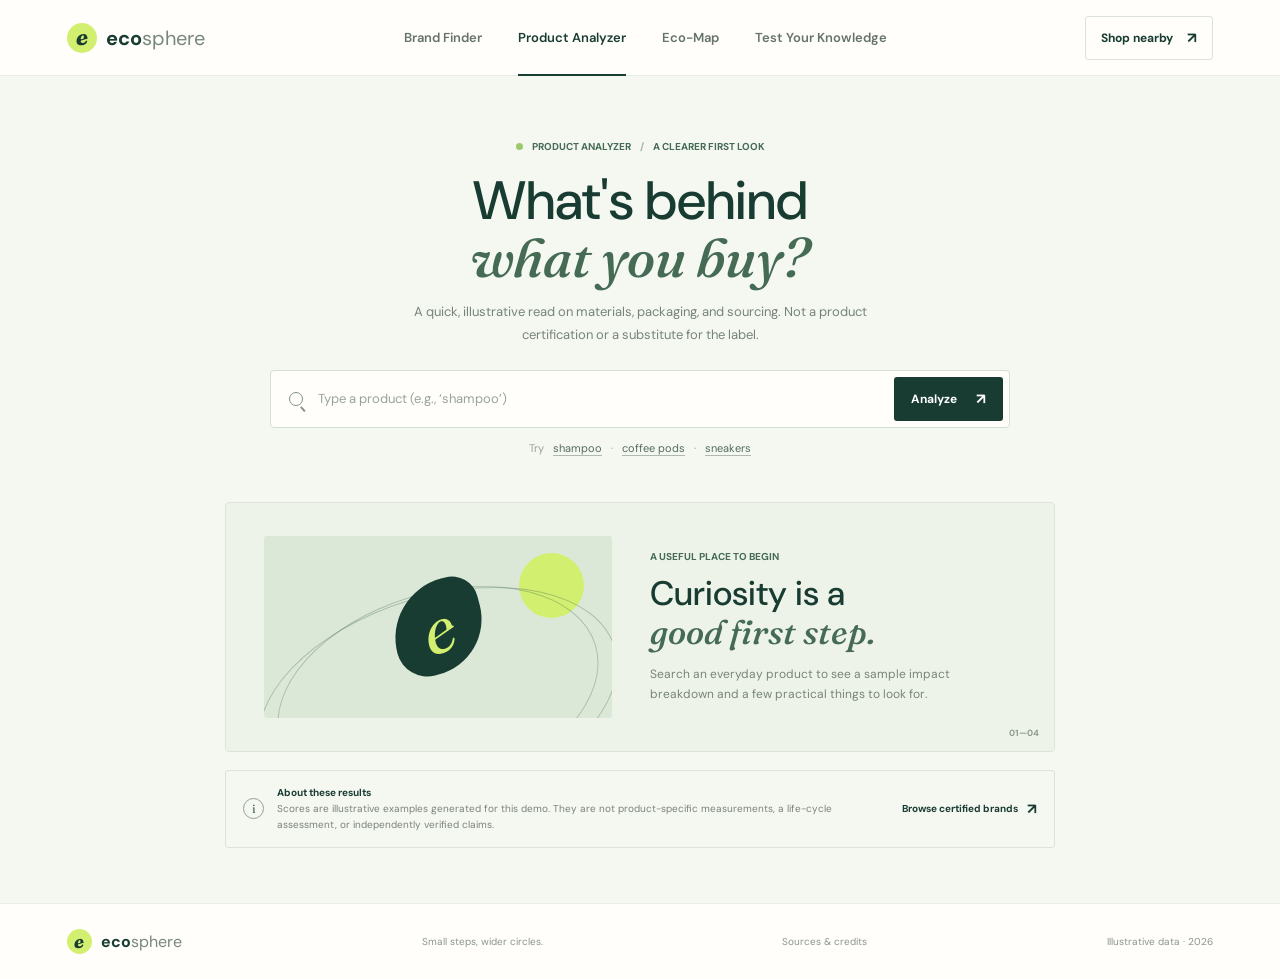
<file: analyzer.html>
<!doctype html>
<html lang="en">
<head>
  <meta charset="utf-8">
  <meta name="viewport" content="width=device-width, initial-scale=1">
  <meta name="theme-color" content="#183c32">
  <meta name="description" content="Explore a sample sustainability breakdown for everyday products.">
  <title>Product Analyzer | EcoSphere</title>
  <link rel="preconnect" href="https://fonts.googleapis.com">
  <link rel="preconnect" href="https://fonts.gstatic.com" crossorigin>
  <link href="https://fonts.googleapis.com/css2?family=DM+Sans:wght@400;500;600;700&family=Fraunces:opsz,wght@9..144,500;9..144,600&display=swap" rel="stylesheet">
  <link rel="stylesheet" href="styles.css">
  <script src="app.js" defer></script>
</head>
<body>
  <header class="site-header">
    <a class="wordmark" href="index.html" aria-label="EcoSphere home"><span class="brand-mark" aria-hidden="true">e</span><span>eco<span class="wordmark-light">sphere</span></span></a>
    <button class="menu-toggle" type="button" aria-label="Open navigation" aria-expanded="false" aria-controls="main-nav"><span></span><span></span></button>
    <nav class="main-nav" id="main-nav" aria-label="Main navigation">
      <a class="nav-link" href="index.html">Brand Finder</a>
      <a class="nav-link is-active" aria-current="page" href="analyzer.html">Product Analyzer</a>
      <a class="nav-link" href="eco-map.html">Eco-Map</a>
      <a class="nav-link" href="game.html">Test Your Knowledge</a>
    </nav>
    <a class="header-cta" href="eco-map.html">Shop nearby <span aria-hidden="true">↗</span></a>
  </header>

  <main class="analyzer-page">
    <section class="analyzer-intro">
      <p class="eyebrow"><span class="eyebrow-dot"></span> Product Analyzer <span class="eyebrow-divider">/</span> A clearer first look</p>
      <h1>What's behind<br><em>what you buy?</em></h1>
      <p class="analyzer-lead">A quick, illustrative read on materials, packaging, and sourcing. Not a product certification or a substitute for the label.</p>
      <form class="analyzer-search" id="product-search-form">
        <span class="search-icon" aria-hidden="true"></span>
        <label class="sr-only" for="product-search">Search a product</label>
        <input id="product-search" type="search" placeholder="Type a product (e.g., ‘shampoo’)" autocomplete="off" required>
        <button class="button button-dark" type="submit">Analyze <span aria-hidden="true">↗</span></button>
      </form>
      <div class="suggestions"><span>Try</span><button type="button" data-suggestion="shampoo">shampoo</button><span>·</span><button type="button" data-suggestion="coffee pods">coffee pods</button><span>·</span><button type="button" data-suggestion="sneakers">sneakers</button></div>
    </section>
    <section class="analyzer-results" id="analyzer-results" aria-live="polite" aria-busy="false">
      <div class="analyzer-placeholder" id="analyzer-placeholder">
        <div class="placeholder-art" aria-hidden="true"><span class="placeholder-sun"></span><span class="placeholder-line placeholder-line-one"></span><span class="placeholder-line placeholder-line-two"></span><span class="placeholder-leaf">e</span></div>
        <div><p class="eyebrow">A useful place to begin</p><h2>Curiosity is a<br><em>good first step.</em></h2><p>Search an everyday product to see a sample impact breakdown and a few practical things to look for.</p></div>
        <span class="placeholder-index">01—04</span>
      </div>
      <article class="analysis-card" id="analysis-card" hidden></article>
    </section>
    <section class="method-note"><span class="method-icon">i</span><p><strong>About these results</strong><br>Scores are illustrative examples generated for this demo. They are not product-specific measurements, a life-cycle assessment, or independently verified claims.</p><a href="index.html#brand-finder" class="text-link">Browse certified brands <span aria-hidden="true">↗</span></a></section>
  </main>
  <footer class="site-footer"><a class="wordmark wordmark-footer" href="index.html"><span class="brand-mark" aria-hidden="true">e</span><span>eco<span class="wordmark-light">sphere</span></span></a><span>Small steps, wider circles.</span><a href="sources.html">Sources &amp; credits</a><span>Illustrative data · 2026</span></footer>
</body>
</html>
</file>
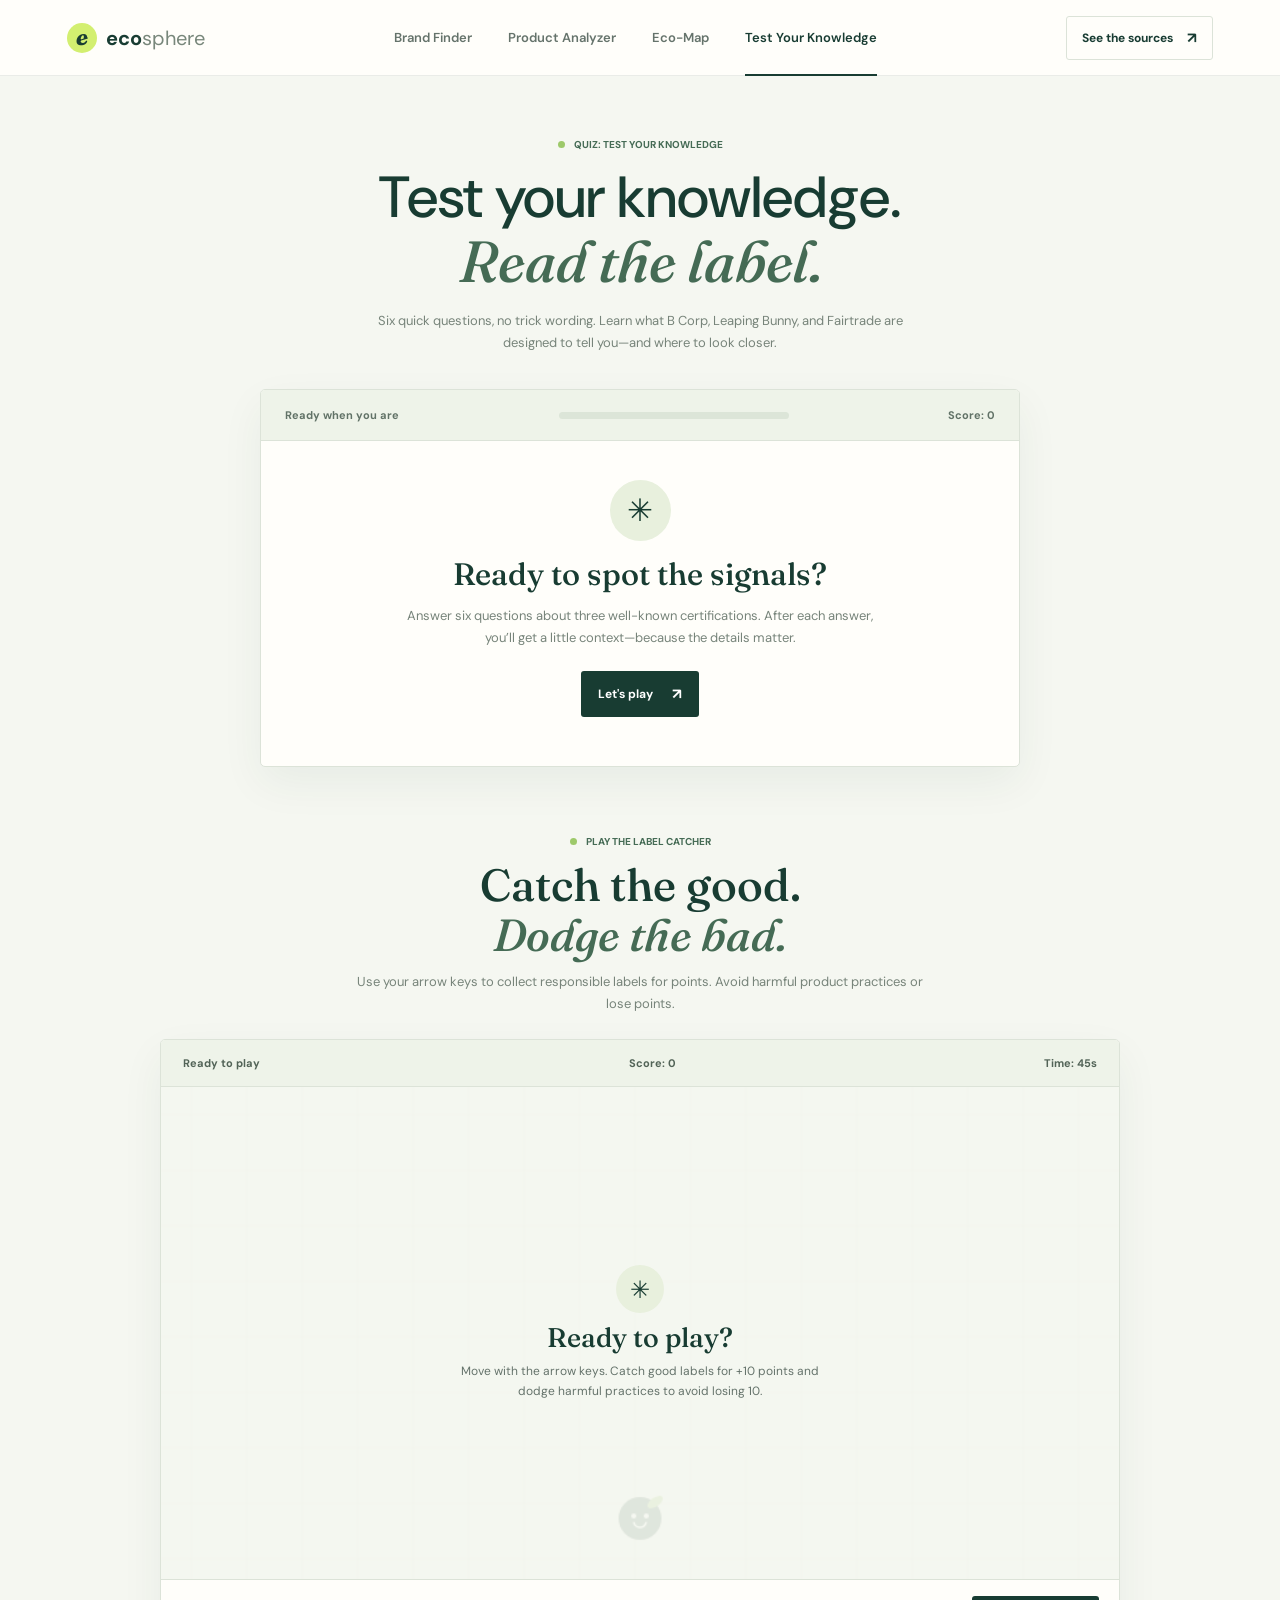
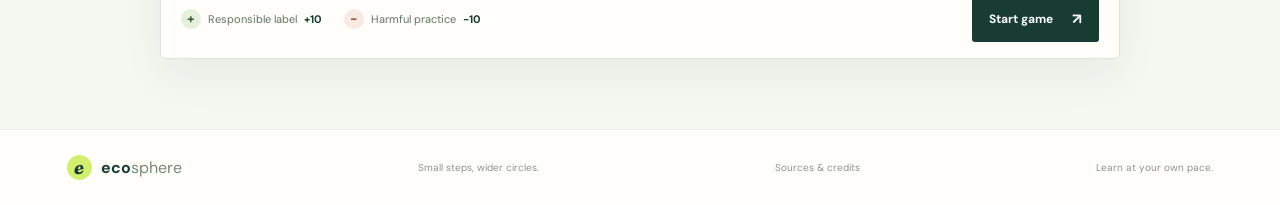
<file: game.html>
<!doctype html>
<html lang="en">
<head>
  <meta charset="utf-8">
  <meta name="viewport" content="width=device-width, initial-scale=1">
  <meta name="theme-color" content="#183c32">
  <meta name="description" content="Test your knowledge of sustainability labels, then play an arrow-key game to catch helpful labels and avoid harmful product practices.">
  <title>Quiz: Test Your Knowledge | EcoSphere</title>
  <link rel="preconnect" href="https://fonts.googleapis.com">
  <link rel="preconnect" href="https://fonts.gstatic.com" crossorigin>
  <link href="https://fonts.googleapis.com/css2?family=DM+Sans:wght@400;500;600;700&family=Fraunces:opsz,wght@9..144,500;9..144,600&display=swap" rel="stylesheet">
  <link rel="stylesheet" href="styles.css">
  <script src="app.js" defer></script>
</head>
<body>
  <header class="site-header">
    <a class="wordmark" href="index.html" aria-label="EcoSphere home"><span class="brand-mark" aria-hidden="true">e</span><span>eco<span class="wordmark-light">sphere</span></span></a>
    <button class="menu-toggle" type="button" aria-label="Open navigation" aria-expanded="false" aria-controls="main-nav"><span></span><span></span></button>
    <nav class="main-nav" id="main-nav" aria-label="Main navigation">
      <a class="nav-link" href="index.html">Brand Finder</a>
      <a class="nav-link" href="analyzer.html">Product Analyzer</a>
      <a class="nav-link" href="eco-map.html">Eco-Map</a>
      <a class="nav-link is-active" aria-current="page" href="game.html">Test Your Knowledge</a>
    </nav>
    <a class="header-cta" href="sources.html">See the sources <span aria-hidden="true">↗</span></a>
  </header>

  <main class="game-page">
    <section class="game-intro">
      <p class="eyebrow"><span class="eyebrow-dot"></span> Quiz: Test Your Knowledge</p>
      <h1>Test your knowledge.<br><em>Read the label.</em></h1>
      <p>Six quick questions, no trick wording. Learn what B Corp, Leaping Bunny, and Fairtrade are designed to tell you—and where to look closer.</p>
    </section>
    <section class="game-card" aria-label="Certification quiz">
      <div class="game-topline">
        <span id="game-round">Ready when you are</span>
        <div class="game-progress" id="game-progress" role="progressbar" aria-label="Quiz progress" aria-valuemin="0" aria-valuemax="6" aria-valuenow="0"><span id="game-progress-fill"></span></div>
        <span id="game-score">Score: 0</span>
      </div>
      <div class="game-content" id="game-content" aria-live="polite">
        <div class="game-welcome">
          <span class="game-spark" aria-hidden="true">✳</span>
          <h2>Ready to spot the signals?</h2>
          <p>Answer six questions about three well-known certifications. After each answer, you’ll get a little context—because the details matter.</p>
          <button class="button button-dark" type="button" data-game-action="start">Let's play <span aria-hidden="true">↗</span></button>
        </div>
      </div>
    </section>

    <section class="arcade-section" aria-labelledby="arcade-title">
      <div class="arcade-heading">
        <p class="eyebrow"><span class="eyebrow-dot"></span> Play the label catcher</p>
        <h2 id="arcade-title">Catch the good.<br><em>Dodge the bad.</em></h2>
        <p>Use your arrow keys to collect responsible labels for points. Avoid harmful product practices or lose points.</p>
      </div>
      <div class="arcade-card">
        <div class="arcade-topline">
          <span id="arcade-status" aria-live="polite">Ready to play</span>
          <span id="arcade-score">Score: 0</span>
          <span id="arcade-time">Time: 45s</span>
        </div>
        <div class="arcade-board-wrap">
          <canvas id="label-game" width="760" height="390" tabindex="0" aria-label="Label Catcher game board. Use the arrow keys to move and collect good labels while avoiding harmful practices."></canvas>
          <div class="arcade-overlay" id="arcade-overlay">
            <span class="arcade-overlay-mark" aria-hidden="true">✳</span>
            <h3 id="arcade-overlay-title">Ready to play?</h3>
            <p id="arcade-overlay-copy">Move with the arrow keys. Catch good labels for +10 points and dodge harmful practices to avoid losing 10.</p>
          </div>
        </div>
        <div class="arcade-footer">
          <div class="arcade-legend" aria-label="Scoring">
            <span><i class="legend-good" aria-hidden="true">+</i> Responsible label <strong>+10</strong></span>
            <span><i class="legend-bad" aria-hidden="true">−</i> Harmful practice <strong>−10</strong></span>
          </div>
          <button class="button button-dark" id="arcade-start" type="button">Start game <span aria-hidden="true">↗</span></button>
        </div>
        <div class="arcade-touch-controls" aria-label="Movement controls">
          <button type="button" data-direction="up" aria-label="Move up">↑</button>
          <button type="button" data-direction="left" aria-label="Move left">←</button>
          <button type="button" data-direction="down" aria-label="Move down">↓</button>
          <button type="button" data-direction="right" aria-label="Move right">→</button>
        </div>
        <p class="sr-only" id="arcade-announcement" aria-live="polite"></p>
      </div>
    </section>
  </main>

  <footer class="site-footer"><a class="wordmark wordmark-footer" href="index.html"><span class="brand-mark" aria-hidden="true">e</span><span>eco<span class="wordmark-light">sphere</span></span></a><span>Small steps, wider circles.</span><a href="sources.html">Sources &amp; credits</a><span>Learn at your own pace.</span></footer>
</body>
</html>
</file>
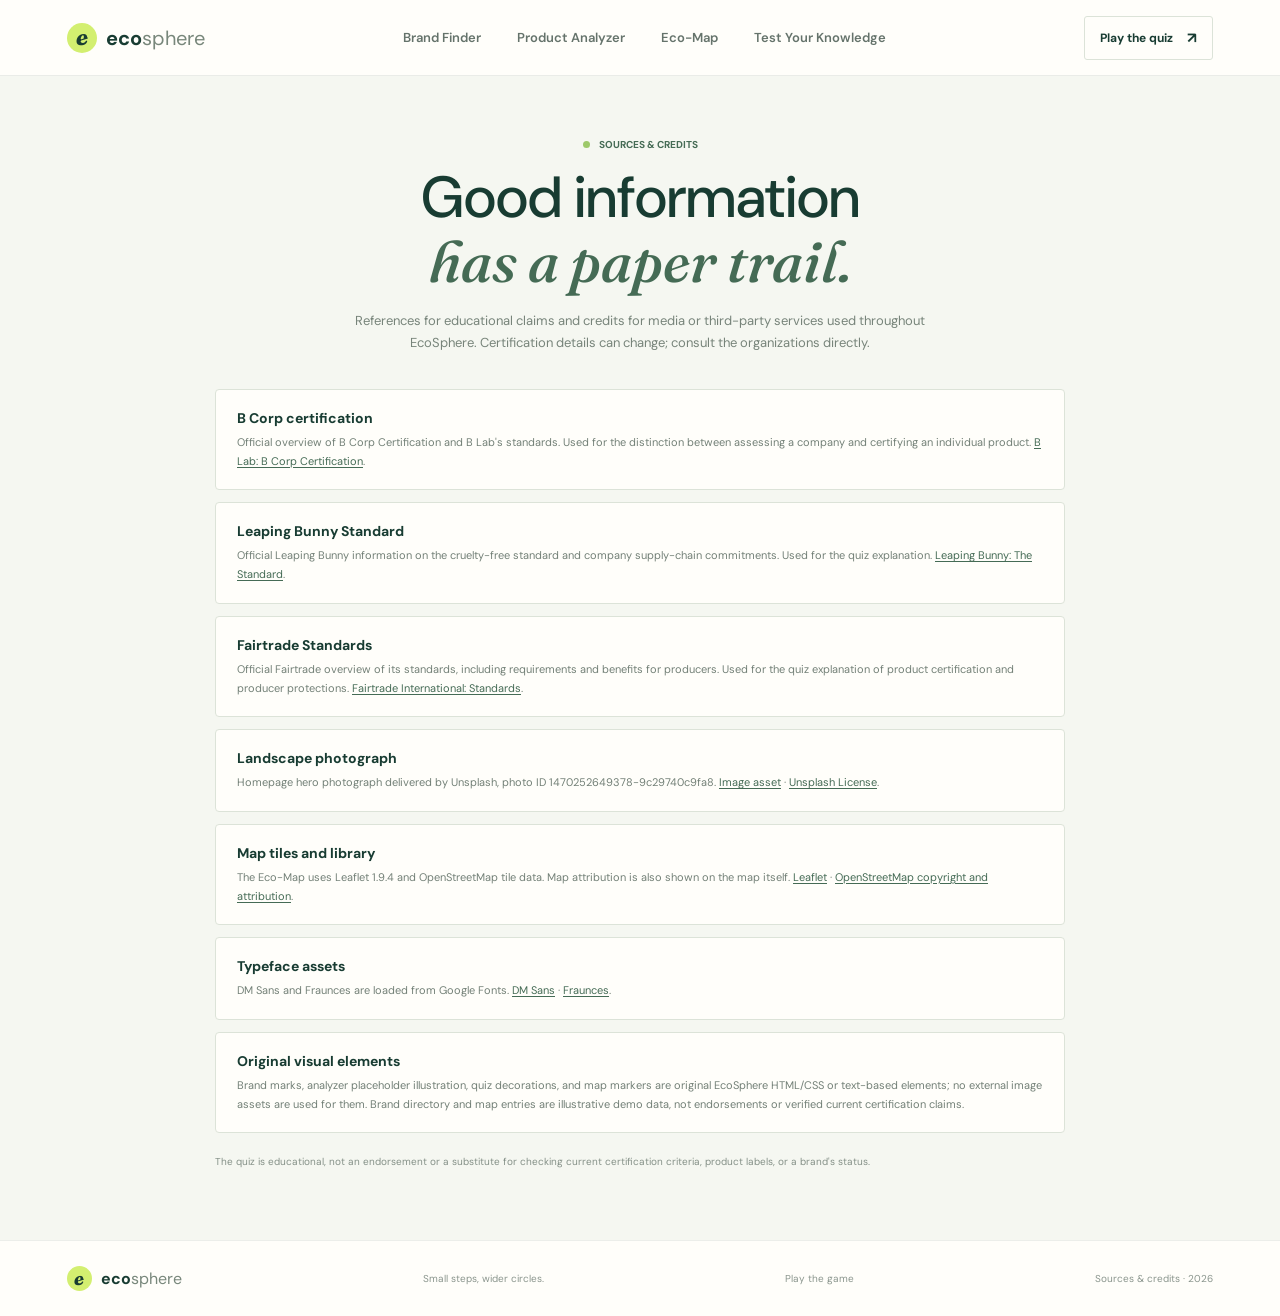
<file: sources.html>
<!doctype html>
<html lang="en">
<head>
  <meta charset="utf-8">
  <meta name="viewport" content="width=device-width, initial-scale=1">
  <meta name="theme-color" content="#183c32">
  <meta name="description" content="Sources and media credits for the EcoSphere website and its educational game.">
  <title>Sources &amp; Credits | EcoSphere</title>
  <link rel="preconnect" href="https://fonts.googleapis.com">
  <link rel="preconnect" href="https://fonts.gstatic.com" crossorigin>
  <link href="https://fonts.googleapis.com/css2?family=DM+Sans:wght@400;500;600;700&family=Fraunces:opsz,wght@9..144,500;9..144,600&display=swap" rel="stylesheet">
  <link rel="stylesheet" href="styles.css">
  <script src="app.js" defer></script>
</head>
<body>
  <header class="site-header">
    <a class="wordmark" href="index.html" aria-label="EcoSphere home"><span class="brand-mark" aria-hidden="true">e</span><span>eco<span class="wordmark-light">sphere</span></span></a>
    <button class="menu-toggle" type="button" aria-label="Open navigation" aria-expanded="false" aria-controls="main-nav"><span></span><span></span></button>
    <nav class="main-nav" id="main-nav" aria-label="Main navigation">
      <a class="nav-link" href="index.html">Brand Finder</a>
      <a class="nav-link" href="analyzer.html">Product Analyzer</a>
      <a class="nav-link" href="eco-map.html">Eco-Map</a>
      <a class="nav-link" href="game.html">Test Your Knowledge</a>
    </nav>
    <a class="header-cta" href="game.html">Play the quiz <span aria-hidden="true">↗</span></a>
  </header>

  <main class="sources-page">
    <section class="sources-intro">
      <p class="eyebrow"><span class="eyebrow-dot"></span> Sources &amp; Credits</p>
      <h1>Good information<br><em>has a paper trail.</em></h1>
      <p>References for educational claims and credits for media or third-party services used throughout EcoSphere. Certification details can change; consult the organizations directly.</p>
    </section>
    <section class="sources-list" aria-label="Source citations">
      <article class="source-item">
        <h2>B Corp certification</h2>
        <p>Official overview of B Corp Certification and B Lab's standards. Used for the distinction between assessing a company and certifying an individual product. <a href="https://www.bcorporation.net/en-us/certification/">B Lab: B Corp Certification</a>.</p>
      </article>
      <article class="source-item">
        <h2>Leaping Bunny Standard</h2>
        <p>Official Leaping Bunny information on the cruelty-free standard and company supply-chain commitments. Used for the quiz explanation. <a href="https://www.leapingbunny.org/about/the-standard">Leaping Bunny: The Standard</a>.</p>
      </article>
      <article class="source-item">
        <h2>Fairtrade Standards</h2>
        <p>Official Fairtrade overview of its standards, including requirements and benefits for producers. Used for the quiz explanation of product certification and producer protections. <a href="https://www.fairtrade.net/en/why-fairtrade/how-we-do-it/standards.html">Fairtrade International: Standards</a>.</p>
      </article>
      <article class="source-item">
        <h2>Landscape photograph</h2>
        <p>Homepage hero photograph delivered by Unsplash, photo ID 1470252649378-9c29740c9fa8. <a href="https://images.unsplash.com/photo-1470252649378-9c29740c9fa8?auto=format&amp;fit=crop&amp;w=2200&amp;q=85">Image asset</a> · <a href="https://unsplash.com/license">Unsplash License</a>.</p>
      </article>
      <article class="source-item">
        <h2>Map tiles and library</h2>
        <p>The Eco-Map uses Leaflet 1.9.4 and OpenStreetMap tile data. Map attribution is also shown on the map itself. <a href="https://leafletjs.com/">Leaflet</a> · <a href="https://www.openstreetmap.org/copyright">OpenStreetMap copyright and attribution</a>.</p>
      </article>
      <article class="source-item">
        <h2>Typeface assets</h2>
        <p>DM Sans and Fraunces are loaded from Google Fonts. <a href="https://fonts.google.com/specimen/DM+Sans">DM Sans</a> · <a href="https://fonts.google.com/specimen/Fraunces">Fraunces</a>.</p>
      </article>
      <article class="source-item">
        <h2>Original visual elements</h2>
        <p>Brand marks, analyzer placeholder illustration, quiz decorations, and map markers are original EcoSphere HTML/CSS or text-based elements; no external image assets are used for them. Brand directory and map entries are illustrative demo data, not endorsements or verified current certification claims.</p>
      </article>
    </section>
    <p class="sources-note">The quiz is educational, not an endorsement or a substitute for checking current certification criteria, product labels, or a brand's status.</p>
  </main>

  <footer class="site-footer"><a class="wordmark wordmark-footer" href="index.html"><span class="brand-mark" aria-hidden="true">e</span><span>eco<span class="wordmark-light">sphere</span></span></a><span>Small steps, wider circles.</span><a href="game.html">Play the game</a><span>Sources &amp; credits · 2026</span></footer>
</body>
</html>
</file>
<file: styles.css>
:root {
  color-scheme: light;
  --forest: #183c32;
  --forest-dark: #102a24;
  --moss: #456b55;
  --lime: #d3ef70;
  --paper: #f5f7f1;
  --white: #fffefa;
  --ink: #1c2a23;
  --muted: #748078;
  --line: #dce3d8;
  --coral: #e78369;
  --font-body: "DM Sans", "Avenir Next", sans-serif;
  --font-display: "Fraunces", Georgia, serif;
}

* { box-sizing: border-box; }
html { scroll-behavior: smooth; }
body { margin: 0; background: var(--paper); color: var(--ink); font-family: var(--font-body); font-size: 15px; -webkit-font-smoothing: antialiased; }
a { color: inherit; text-decoration: none; }
button, input { color: inherit; font: inherit; }
button { cursor: pointer; }
.sr-only { position: absolute; width: 1px; height: 1px; padding: 0; margin: -1px; overflow: hidden; clip: rect(0,0,0,0); white-space: nowrap; border: 0; }

.site-header { position: sticky; z-index: 20; top: 0; display: flex; align-items: center; justify-content: space-between; height: 76px; padding: 0 5.2%; background: var(--white); border-bottom: 1px solid rgba(24,60,50,.09); }
.wordmark { display: inline-flex; align-items: center; gap: 9px; color: var(--forest); font-size: 20px; font-weight: 700; letter-spacing: 0; }
.wordmark-light { color: #78877b; font-weight: 400; }
.brand-mark { display: grid; width: 30px; height: 30px; place-items: center; border-radius: 50%; background: var(--lime); color: var(--forest); font-family: var(--font-display); font-size: 23px; font-style: italic; line-height: 1; }
.main-nav { display: flex; align-items: center; gap: 36px; height: 100%; }
.nav-link { position: relative; display: grid; align-items: center; height: 100%; color: #65736b; font-size: 13px; font-weight: 600; transition: color .18s ease; }
.nav-link:hover, .nav-link.is-active { color: var(--forest); }
.nav-link.is-active::after { position: absolute; right: 0; bottom: -1px; left: 0; height: 2px; background: var(--forest); content: ""; }
.header-cta { display: inline-flex; align-items: center; gap: 14px; padding: 11px 15px; border: 1px solid var(--line); border-radius: 3px; color: var(--forest); font-size: 12px; font-weight: 700; transition: background .2s ease, border-color .2s ease; }
.header-cta:hover { border-color: var(--lime); background: var(--lime); }
.header-cta span, .button span, .text-link span { font-size: 15px; }
.menu-toggle { display: none; }

.hero { position: relative; display: flex; min-height: 558px; align-items: center; overflow: hidden; background: var(--forest-dark); color: white; }
.hero-photo, .hero-shade { position: absolute; inset: 0; }
.hero-photo { width: 100%; height: 100%; object-fit: cover; object-position: center 54%; transform: scale(1.015); }
.hero-shade { background: linear-gradient(90deg, rgba(13,40,31,.91) 0%, rgba(13,40,31,.74) 43%, rgba(13,40,31,.15) 100%), linear-gradient(0deg, rgba(11,31,24,.34), transparent 40%); }
.hero-content { position: relative; width: min(760px, 80%); margin: 0 0 5px 10%; animation: rise-in .7s both; }
.eyebrow { display: flex; align-items: center; gap: 9px; margin: 0 0 21px; color: var(--moss); font-size: 10px; font-weight: 700; letter-spacing: 0; text-transform: uppercase; }
.eyebrow-light { color: rgba(255,255,255,.82); }
.eyebrow-dot { width: 7px; height: 7px; border-radius: 50%; background: #9dc96a; }
.hero h1, .analyzer-intro h1, .map-title h1 { margin: 0; font-size: clamp(42px, 5.4vw, 72px); font-weight: 500; letter-spacing: 0; line-height: 1.06; }
h1 em, h2 em, .closing-band em { color: var(--lime); font-family: var(--font-display); font-weight: 500; }
.hero-copy { max-width: 470px; margin: 22px 0 28px; color: rgba(255,255,255,.8); font-size: 15px; line-height: 1.75; }
.hero-actions { display: flex; align-items: center; gap: 25px; }
.button { display: inline-flex; min-height: 46px; align-items: center; justify-content: center; gap: 19px; padding: 0 17px; border: 0; border-radius: 3px; font-size: 12px; font-weight: 700; transition: transform .18s ease, background .18s ease; }
.button:hover { transform: translateY(-2px); }
.button-lime { background: var(--lime); color: var(--forest); }
.button-lime:hover { background: #def88b; }
.button-dark { background: var(--forest); color: white; }
.button-dark:hover { background: var(--moss); }
.text-link { display: inline-flex; align-items: center; gap: 9px; color: var(--forest); font-size: 12px; font-weight: 700; }
.text-link-light { color: white; }
.hero-footnote { position: absolute; bottom: 25px; left: 5.2%; display: flex; align-items: center; gap: 17px; color: rgba(255,255,255,.72); font-size: 10px; }
.hero-footnote span:first-child { color: var(--lime); font-weight: 700; letter-spacing: 0; }
.hero-index { position: absolute; right: 5.2%; bottom: 25px; color: white; font-size: 12px; font-weight: 700; }
.hero-index span { margin: 0 7px; color: rgba(255,255,255,.5); }
.trust-strip { display: flex; min-height: 89px; align-items: center; justify-content: space-between; gap: 20px; padding: 18px 8.5%; border-bottom: 1px solid var(--line); background: #ebf1e7; }
.trust-strip > p { max-width: 180px; margin: 0; color: var(--forest); font-size: 12px; font-weight: 700; }
.trust-labels { display: flex; align-items: center; gap: clamp(20px, 5vw, 66px); }
.trust-labels > span { display: inline-flex; align-items: center; gap: 9px; color: #42584a; font-size: 12px; font-weight: 600; white-space: nowrap; }
.trust-symbol { display: grid; width: 24px; height: 24px; place-items: center; border: 1.5px solid var(--moss); border-radius: 50%; color: var(--moss); font-family: var(--font-display); font-size: 14px; }
.trust-symbol-leaf { border: 0; font-size: 22px; }
.trust-symbol-fair { border-radius: 3px; }
.demo-note { color: var(--muted); font-size: 10px; text-align: right; }

.section-pad { padding: 91px 9% 76px; }
.section-heading { display: flex; align-items: end; justify-content: space-between; gap: 30px; margin-bottom: 39px; }
.section-heading .eyebrow { margin-bottom: 15px; }
.section-heading h2, .analyzer-placeholder h2 { margin: 0; color: var(--forest); font-size: 43px; font-weight: 500; letter-spacing: 0; line-height: 1.12; }
.section-heading h2 em, .analyzer-placeholder h2 em, .map-title h1 em { color: var(--moss); }
.section-intro { max-width: 330px; margin: 0 0 3px; color: #6e7c72; font-size: 13px; line-height: 1.8; }
.directory-tools { display: flex; align-items: center; justify-content: space-between; gap: 20px; margin-bottom: 24px; }
.search-field { display: flex; width: min(340px, 100%); height: 43px; align-items: center; gap: 11px; padding: 0 12px; border: 1px solid var(--line); border-radius: 3px; background: var(--white); }
.search-field:focus-within, .analyzer-search:focus-within, .location-search:focus-within { border-color: var(--moss); box-shadow: 0 0 0 3px rgba(69,107,85,.12); }
.search-icon { position: relative; display: inline-block; flex: 0 0 14px; width: 14px; height: 14px; border: 1.6px solid currentColor; border-radius: 50%; color: #839087; }
.search-icon::after { position: absolute; right: -5px; bottom: -3px; width: 6px; height: 1.6px; background: currentColor; content: ""; transform: rotate(48deg); transform-origin: left center; }
.search-field input, .analyzer-search input, .location-search input { width: 100%; min-width: 0; border: 0; outline: 0; background: transparent; font-size: 12px; }
.search-field input::placeholder, .analyzer-search input::placeholder { color: #9aa39c; }
.search-field kbd { padding: 3px 5px; border: 1px solid #e6e9e3; border-radius: 2px; color: #8b948d; font-family: inherit; font-size: 10px; white-space: nowrap; }
.filter-group { display: flex; flex-wrap: wrap; gap: 7px; }
.filter-chip { display: inline-flex; min-height: 34px; align-items: center; gap: 8px; padding: 0 11px; border: 1px solid var(--line); border-radius: 3px; background: transparent; color: #627066; font-size: 11px; font-weight: 600; transition: all .18s ease; }
.filter-chip:hover { border-color: var(--moss); }
.filter-chip.is-selected { border-color: var(--forest); background: var(--forest); color: white; }
.filter-chip span { color: var(--lime); font-size: 10px; }
.result-line { display: flex; justify-content: space-between; margin-bottom: 12px; color: #839087; font-size: 10px; }
.brand-grid { display: grid; grid-template-columns: repeat(3, minmax(0,1fr)); gap: 13px; }
.brand-card { position: relative; display: flex; min-height: 218px; flex-direction: column; padding: 19px 19px 16px; border: 1px solid var(--line); border-radius: 4px; background: var(--white); transition: transform .2s ease, box-shadow .2s ease; animation: rise-in .4s both; }
.brand-card:hover { box-shadow: 0 12px 30px rgba(24,60,50,.08); transform: translateY(-3px); }
.brand-card-top { display: flex; align-items: flex-start; justify-content: space-between; }
.brand-monogram { display: grid; width: 39px; height: 39px; place-items: center; border-radius: 50%; background: #e9f1dc; color: var(--forest); font-family: var(--font-display); font-size: 19px; font-style: italic; }
.brand-card:nth-child(3n + 2) .brand-monogram { background: #f8e6d9; color: #a5533d; }
.brand-card:nth-child(3n) .brand-monogram { background: #e1ecea; color: #37665e; }
.brand-card-link { color: #8c9890; font-size: 16px; transition: color .18s ease, transform .18s ease; }
.brand-card-link:hover { color: var(--forest); transform: translate(2px,-2px); }
.brand-card h3 { margin: 16px 0 4px; color: var(--forest); font-size: 16px; font-weight: 700; }
.brand-industry { margin: 0; color: #7d8981; font-size: 11px; }
.brand-badges { display: flex; flex-wrap: wrap; gap: 6px; margin-top: auto; padding-top: 16px; }
.brand-badge { display: inline-flex; align-items: center; gap: 5px; padding: 5px 7px; border-radius: 2px; background: #edf2e8; color: #45624a; font-size: 9px; font-weight: 700; }
.badge-mark { display: inline-grid; width: 13px; height: 13px; place-items: center; border: 1px solid currentColor; border-radius: 50%; font-family: var(--font-display); font-size: 9px; }
.empty-state { padding: 60px 20px; text-align: center; }
.empty-state[hidden], .analysis-card[hidden] { display: none; }
.empty-icon { color: var(--moss); font-family: var(--font-display); font-size: 35px; }
.empty-state h3 { margin: 12px 0 6px; color: var(--forest); font-size: 17px; }
.empty-state p { margin: 0 0 15px; color: var(--muted); font-size: 12px; }
.directory-bottom { display: flex; align-items: center; justify-content: space-between; gap: 18px; margin-top: 24px; padding-top: 17px; border-top: 1px solid var(--line); color: #7c8980; font-size: 11px; }
.closing-band { display: flex; min-height: 178px; align-items: center; justify-content: space-between; gap: 25px; padding: 35px 9%; background: var(--forest); color: white; }
.closing-mark { display: grid; width: 58px; height: 58px; flex: 0 0 auto; place-items: center; border-radius: 50%; background: var(--lime); color: var(--forest); font-family: var(--font-display); font-size: 42px; font-style: italic; }
.closing-band p { margin: 0 auto 0 0; font-family: var(--font-display); font-size: 25px; line-height: 1.3; }
.closing-band em { color: var(--lime); }
.site-footer { display: flex; min-height: 76px; align-items: center; justify-content: space-between; gap: 18px; padding: 16px 5.2%; border-top: 1px solid rgba(24,60,50,.08); background: var(--white); color: #8a958d; font-size: 10px; }
.wordmark-footer { font-size: 16px; }
.wordmark-footer .brand-mark { width: 25px; height: 25px; font-size: 19px; }

.analyzer-page { min-height: calc(100vh - 152px); padding: 64px 8% 55px; }
.analyzer-intro { max-width: 740px; margin: 0 auto; text-align: center; }
.analyzer-intro .eyebrow { justify-content: center; margin-bottom: 19px; }
.eyebrow-divider { color: #a8b1aa; }
.analyzer-intro h1 { color: var(--forest); font-size: 54px; }
.analyzer-intro h1 em { color: var(--moss); }
.analyzer-lead { max-width: 500px; margin: 14px auto 23px; color: #77847a; font-size: 13px; line-height: 1.75; }
.analyzer-search { display: flex; height: 58px; align-items: center; gap: 13px; padding: 6px 6px 6px 18px; border: 1px solid #d5ded2; border-radius: 4px; background: var(--white); transition: border-color .18s ease, box-shadow .18s ease; text-align: left; }
.analyzer-search input { flex: 1; font-size: 13px; }
.analyzer-search .button { min-height: 44px; }
.suggestions { display: flex; justify-content: center; gap: 9px; margin-top: 13px; color: #99a29b; font-size: 11px; }
.suggestions button { padding: 0; border: 0; border-bottom: 1px solid #aeb9af; background: transparent; color: #536e59; font-size: 11px; }
.suggestions button:hover { color: var(--forest); border-color: var(--forest); }
.analyzer-results { max-width: 830px; margin: 46px auto 0; }
.analyzer-placeholder { position: relative; display: grid; min-height: 250px; grid-template-columns: 1fr 1.05fr; align-items: center; gap: 38px; overflow: hidden; padding: 30px 38px; border: 1px solid var(--line); border-radius: 4px; background: #eef3e9; animation: rise-in .6s both; }
.analyzer-placeholder .eyebrow { margin-bottom: 12px; }
.analyzer-placeholder h2 { font-size: 34px; }
.analyzer-placeholder > div:last-of-type > p:last-child { max-width: 350px; margin: 12px 0 0; color: #77847a; font-size: 12px; line-height: 1.7; }
.placeholder-art { position: relative; display: grid; min-height: 182px; place-items: center; overflow: hidden; border-radius: 3px; background: #dce8d7; }
.placeholder-sun { position: absolute; top: 17px; right: 28px; width: 65px; height: 65px; border-radius: 50%; background: var(--lime); }
.placeholder-line { position: absolute; bottom: -75px; width: 330px; height: 200px; border: 1px solid rgba(69,107,85,.33); border-radius: 50%; transform: rotate(-17deg); }
.placeholder-line-two { bottom: -88px; width: 370px; height: 210px; }
.placeholder-leaf { position: relative; display: grid; width: 92px; height: 92px; place-items: center; border-radius: 70% 30% 65% 35%; background: var(--forest); color: var(--lime); font-family: var(--font-display); font-size: 71px; font-style: italic; transform: rotate(-15deg); }
.placeholder-index { position: absolute; right: 15px; bottom: 12px; color: #8e9b90; font-size: 9px; font-weight: 700; }
.analysis-card { overflow: hidden; border: 1px solid var(--line); border-radius: 4px; background: var(--white); animation: rise-in .4s both; }
.analysis-top { display: flex; align-items: flex-start; justify-content: space-between; gap: 25px; padding: 23px 26px; border-bottom: 1px solid var(--line); }
.analysis-top .eyebrow { margin-bottom: 9px; }
.analysis-top h2 { margin: 0; color: var(--forest); font-family: var(--font-display); font-size: 30px; font-weight: 500; text-transform: capitalize; }
.score-block { display: flex; align-items: center; gap: 11px; }
.score-ring { display: grid; width: 58px; height: 58px; flex: 0 0 auto; place-items: center; border-radius: 50%; background: conic-gradient(var(--moss) calc(var(--score) * 1%), #e7ece3 0); }
.score-ring::before { display: grid; width: 46px; height: 46px; place-items: center; border-radius: 50%; background: var(--white); color: var(--forest); content: attr(data-score); font-size: 15px; font-weight: 700; }
.score-label { color: #78847b; font-size: 10px; line-height: 1.5; }
.score-label strong { display: block; color: var(--forest); font-size: 11px; }
.analysis-summary { margin: 0; padding: 17px 26px 19px; color: #637168; font-size: 12px; line-height: 1.7; }
.metric-grid { display: grid; grid-template-columns: repeat(3,1fr); border-top: 1px solid var(--line); border-bottom: 1px solid var(--line); }
.metric-item { padding: 17px 21px; border-right: 1px solid var(--line); }
.metric-item:last-child { border-right: 0; }
.metric-head { display: flex; justify-content: space-between; gap: 8px; color: #526157; font-size: 10px; font-weight: 600; }
.metric-head strong { color: var(--forest); }
.metric-track { height: 4px; margin-top: 10px; overflow: hidden; border-radius: 4px; background: #e9eee6; }
.metric-fill { height: 100%; border-radius: inherit; background: #86aa67; }
.analysis-details { display: grid; grid-template-columns: 1fr 1fr; gap: 25px; padding: 20px 26px 22px; }
.analysis-details h3 { margin: 0 0 10px; color: var(--forest); font-size: 11px; }
.analysis-details ul { display: grid; gap: 8px; margin: 0; padding: 0; list-style: none; }
.analysis-details li { display: flex; gap: 8px; color: #718076; font-size: 10px; line-height: 1.55; }
.analysis-details li::before { flex: 0 0 auto; color: #719255; content: "+"; font-weight: 700; }
.analysis-details .caution-list li::before { color: var(--coral); content: "!"; }
.method-note { display: flex; max-width: 830px; align-items: center; gap: 13px; margin: 18px auto 0; padding: 14px 17px; border: 1px solid var(--line); border-radius: 3px; color: #78847b; font-size: 10px; line-height: 1.6; }
.method-icon { display: grid; width: 21px; height: 21px; flex: 0 0 auto; place-items: center; border: 1px solid #91a18e; border-radius: 50%; color: var(--moss); font-family: var(--font-display); font-size: 12px; }
.method-note p { flex: 1; margin: 0; }
.method-note strong { color: var(--forest); }
.method-note .text-link { flex: 0 0 auto; font-size: 10px; }

.map-body { overflow: hidden; }
.map-page { display: grid; height: calc(100vh - 152px); min-height: 570px; grid-template-columns: minmax(360px, 39%) 1fr; }
.map-sidebar { z-index: 1; display: flex; flex-direction: column; overflow: auto; padding: 29px clamp(23px,3vw,44px) 18px; background: var(--paper); }
.map-title .eyebrow { margin-bottom: 11px; }
.map-title h1 { color: var(--forest); font-size: 39px; }
.map-title > p:last-child { max-width: 330px; margin: 12px 0 17px; color: #768379; font-size: 11px; line-height: 1.65; }
.location-search { display: flex; height: 43px; flex: 0 0 auto; align-items: center; gap: 11px; padding: 0 12px; border: 1px solid var(--line); border-radius: 3px; background: var(--white); transition: border-color .18s ease, box-shadow .18s ease; }
.location-search input { font-size: 11px; }
.location-search > button { border: 0; background: transparent; color: var(--forest); font-size: 17px; }
.map-controls { padding: 18px 0 14px; border-bottom: 1px solid var(--line); }
.map-filter-label { display: flex; justify-content: space-between; margin-bottom: 10px; color: #77847a; font-size: 10px; font-weight: 700; }
.map-filter-label span:last-child { font-weight: 500; }
.map-filter-buttons { display: flex; flex-wrap: wrap; gap: 7px; }
.map-filter { display: inline-flex; min-height: 31px; align-items: center; gap: 6px; padding: 0 9px; border: 1px solid var(--line); border-radius: 3px; background: transparent; color: #647168; font-size: 10px; font-weight: 600; }
.map-filter:hover, .map-filter.is-selected { border-color: var(--forest); color: var(--forest); }
.map-filter.is-selected { background: #e8efe2; }
.map-filter span:last-child { color: #859287; font-size: 9px; }
.legend-dot { width: 7px; height: 7px; border-radius: 50%; background: #618c57; }
.dot-online { background: #dd866b; }
.map-list { display: grid; align-content: start; }
.place-card { display: grid; grid-template-columns: 35px 1fr auto; gap: 11px; padding: 15px 0; border-bottom: 1px solid var(--line); cursor: pointer; transition: padding .18s ease; }
.place-card:hover, .place-card.is-focused { padding-right: 5px; padding-left: 5px; background: rgba(232,239,226,.65); }
.place-icon { display: grid; width: 33px; height: 33px; place-items: center; border-radius: 50%; background: #e3eedb; color: #527b4a; font-size: 12px; }
.place-icon.online { background: #f7e8dc; color: #a55e45; }
.place-info h2 { margin: 1px 0 4px; color: var(--forest); font-size: 12px; }
.place-info p { margin: 0; color: #849087; font-size: 10px; line-height: 1.5; }
.place-type { display: inline-block; margin-top: 6px; color: #618359; font-size: 9px; font-weight: 700; }
.place-type.online-type { color: #b56c52; }
.place-arrow { align-self: center; color: #8c978f; font-size: 15px; }
.map-disclaimer { display: flex; gap: 8px; margin: auto 0 0; padding-top: 13px; color: #89948c; font-size: 9px; line-height: 1.55; }
.map-disclaimer span { display: grid; width: 14px; height: 14px; flex: 0 0 auto; place-items: center; border: 1px solid #a8b2a9; border-radius: 50%; font-family: var(--font-display); }
.map-panel { position: relative; min-width: 0; background: #e2e9dc; }
#eco-map { position: absolute; inset: 0; background: #e2e9dc; }
.map-attribution-note { position: absolute; z-index: 400; bottom: 14px; left: 14px; padding: 7px 10px; border: 1px solid rgba(24,60,50,.1); border-radius: 3px; background: rgba(255,254,250,.94); color: #53665a; font-size: 9px; }
.map-zoom-note { position: absolute; z-index: 400; top: 15px; right: 15px; display: flex; align-items: center; gap: 9px; padding: 9px 11px; border-radius: 3px; background: rgba(255,254,250,.94); color: #627168; font-size: 9px; line-height: 1.5; }
.map-compass { display: grid; width: 25px; height: 25px; place-items: center; border: 1px solid #c8d2c7; border-radius: 50%; color: var(--forest); font-size: 9px; font-weight: 700; }
.leaflet-container { font-family: var(--font-body); }
.eco-marker { display: grid; width: 31px; height: 31px; place-items: center; border: 2px solid white; border-radius: 50% 50% 50% 4px; background: #618c57; box-shadow: 0 2px 6px rgba(16,42,36,.26); color: white; font-size: 11px; transform: rotate(-45deg); }
.eco-marker span { transform: rotate(45deg); }
.eco-marker.online-marker { background: #dd866b; }
.leaflet-popup-content-wrapper { border-radius: 3px; }
.leaflet-popup-content { margin: 12px 15px; color: #59695f; font-family: var(--font-body); font-size: 11px; line-height: 1.55; }
.leaflet-popup-content strong { color: var(--forest); font-size: 12px; }
.leaflet-popup-content a { color: var(--forest); font-weight: 700; }

.game-page, .sources-page { min-height: calc(100vh - 152px); padding: 62px 8% 70px; }
.game-intro, .sources-intro { max-width: 760px; margin: 0 auto 34px; text-align: center; }
.game-intro .eyebrow, .sources-intro .eyebrow { justify-content: center; margin-bottom: 15px; }
.game-intro h1, .sources-intro h1 { margin: 0; color: var(--forest); font-size: clamp(40px, 5vw, 58px); font-weight: 500; line-height: 1.1; }
.game-intro h1 em, .sources-intro h1 em { color: var(--moss); }
.game-intro > p:last-child, .sources-intro > p:last-child { max-width: 570px; margin: 15px auto 0; color: #77847a; font-size: 13px; line-height: 1.75; }
.game-card { max-width: 760px; margin: 0 auto; overflow: hidden; border: 1px solid var(--line); border-radius: 5px; background: var(--white); box-shadow: 0 16px 44px rgba(24,60,50,.06); }
.game-topline { display: flex; align-items: center; justify-content: space-between; gap: 18px; padding: 18px 24px; border-bottom: 1px solid var(--line); background: #eef3e9; color: #617267; font-size: 11px; font-weight: 700; }
.game-progress { width: min(230px, 42%); height: 7px; overflow: hidden; border-radius: 10px; background: #dce5d8; }
.game-progress span { display: block; width: 0; height: 100%; border-radius: inherit; background: #78a45e; transition: width .3s ease; }
.game-content { min-height: 325px; padding: 32px clamp(20px, 5vw, 42px) 36px; }
.game-welcome, .game-finish { display: grid; min-height: 250px; align-content: center; justify-items: center; text-align: center; }
.game-spark { display: grid; width: 61px; height: 61px; margin-bottom: 14px; place-items: center; border-radius: 50%; background: #e8f0dd; color: var(--forest); font-family: var(--font-display); font-size: 31px; }
.game-welcome h2, .game-finish h2 { margin: 0; color: var(--forest); font-family: var(--font-display); font-size: 31px; font-weight: 500; }
.game-welcome p, .game-finish p { max-width: 490px; margin: 12px auto 22px; color: #77847a; font-size: 13px; line-height: 1.7; }
.game-question-label { margin: 0 0 11px; color: #728078; font-size: 10px; font-weight: 700; letter-spacing: .08em; text-transform: uppercase; }
.game-question { margin: 0 0 22px; color: var(--forest); font-family: var(--font-display); font-size: clamp(24px, 3.2vw, 32px); font-weight: 500; line-height: 1.25; }
.game-answers { display: grid; gap: 9px; }
.game-answer { display: flex; min-height: 52px; align-items: center; gap: 12px; padding: 11px 14px; border: 1px solid var(--line); border-radius: 3px; background: var(--white); color: #405349; font-size: 12px; line-height: 1.5; text-align: left; transition: border-color .16s ease, background .16s ease, transform .16s ease; }
.game-answer:hover:not(:disabled) { transform: translateY(-1px); border-color: var(--moss); background: #f5f8f1; }
.game-answer:disabled { cursor: default; }
.game-answer.is-correct { border-color: #77a45d; background: #edf5e6; }
.game-answer.is-incorrect { border-color: #d89a83; background: #fbefea; }
.answer-letter { display: grid; width: 25px; height: 25px; flex: 0 0 auto; place-items: center; border: 1px solid #dce3d8; border-radius: 50%; color: #718078; font-size: 10px; font-weight: 700; }
.game-feedback { margin: 18px 0 0; padding: 13px 15px; border-left: 3px solid #77a45d; background: #f1f5ed; color: #526357; font-size: 12px; line-height: 1.65; }
.game-feedback.is-incorrect { border-color: #cf8469; background: #fbf1ed; }
.game-controls { display: flex; justify-content: flex-end; margin-top: 20px; }
.game-controls .button { min-width: 130px; }
.game-controls .button[hidden] { display: none; }
.game-result { margin: 0 0 8px; color: var(--moss); font-family: var(--font-display); font-size: 54px; }
.arcade-section { max-width: 960px; margin: 68px auto 0; }
.arcade-heading { max-width: 590px; margin: 0 auto 24px; text-align: center; }
.arcade-heading .eyebrow { justify-content: center; margin-bottom: 12px; }
.arcade-heading h2 { margin: 0; color: var(--forest); font-family: var(--font-display); font-size: clamp(32px, 4vw, 45px); font-weight: 500; line-height: 1.1; }
.arcade-heading h2 em { color: var(--moss); }
.arcade-heading > p:last-child { margin: 12px auto 0; color: #77847a; font-size: 13px; line-height: 1.7; }
.arcade-card { overflow: hidden; border: 1px solid var(--line); border-radius: 5px; background: var(--white); box-shadow: 0 16px 44px rgba(24,60,50,.06); }
.arcade-topline { display: flex; align-items: center; justify-content: space-between; gap: 16px; padding: 16px 22px; border-bottom: 1px solid var(--line); background: #eef3e9; color: #526357; font-size: 11px; font-weight: 700; }
.arcade-board-wrap { position: relative; overflow: hidden; background: #f3f6ed; }
#label-game { display: block; width: 100%; height: auto; touch-action: none; }
#label-game:focus-visible { outline: 3px solid #83a95f; outline-offset: -3px; }
.arcade-overlay { position: absolute; inset: 0; display: grid; align-content: center; justify-items: center; padding: 24px; background: rgba(245,247,241,.88); text-align: center; }
.arcade-overlay[hidden] { display: none; }
.arcade-overlay-mark { display: grid; width: 48px; height: 48px; margin-bottom: 8px; place-items: center; border-radius: 50%; background: #e8f0dd; color: var(--forest); font-size: 24px; }
.arcade-overlay h3 { margin: 0; color: var(--forest); font-family: var(--font-display); font-size: 27px; font-weight: 500; }
.arcade-overlay p { max-width: 390px; margin: 8px 0 0; color: #65736b; font-size: 12px; line-height: 1.6; }
.arcade-footer { display: flex; align-items: center; justify-content: space-between; gap: 18px; padding: 16px 20px; border-top: 1px solid var(--line); }
.arcade-legend { display: flex; flex-wrap: wrap; gap: 12px 22px; color: #617267; font-size: 11px; }
.arcade-legend span { display: inline-flex; align-items: center; gap: 7px; }
.arcade-legend strong { color: var(--forest); }
.arcade-legend i { display: grid; width: 20px; height: 20px; place-items: center; border-radius: 50%; font-size: 13px; font-style: normal; font-weight: 700; }
.legend-good { background: #e5efdc; color: #365c3b; }
.legend-bad { background: #f8e9e3; color: #8a4734; }
.arcade-touch-controls { display: none; grid-template: repeat(2, 42px) / repeat(3, 42px); justify-content: center; gap: 5px; padding: 0 0 16px; }
.arcade-touch-controls button { border: 1px solid var(--line); border-radius: 4px; background: #f3f6ed; color: var(--forest); font-size: 18px; font-weight: 700; touch-action: none; }
.arcade-touch-controls button:active { background: var(--lime); }
.arcade-touch-controls [data-direction="up"] { grid-area: 1 / 2; }
.arcade-touch-controls [data-direction="left"] { grid-area: 2 / 1; }
.arcade-touch-controls [data-direction="down"] { grid-area: 2 / 2; }
.arcade-touch-controls [data-direction="right"] { grid-area: 2 / 3; }
.sources-list { display: grid; max-width: 850px; gap: 12px; margin: 0 auto; }
.source-item { padding: 19px 21px; border: 1px solid var(--line); border-radius: 4px; background: var(--white); }
.source-item h2 { margin: 0 0 6px; color: var(--forest); font-size: 14px; }
.source-item p { margin: 0; color: #738077; font-size: 11px; line-height: 1.7; }
.source-item a { color: #456b55; text-decoration: underline; text-underline-offset: 2px; }
.sources-note { max-width: 850px; margin: 20px auto 0; color: #849087; font-size: 10px; line-height: 1.7; }
.game-page button:focus-visible, .sources-page a:focus-visible { outline: 3px solid #83a95f; outline-offset: 3px; }

@keyframes rise-in { from { opacity: 0; transform: translateY(10px); } to { opacity: 1; transform: translateY(0); } }
@media (prefers-reduced-motion: reduce) { *, *::before, *::after { scroll-behavior: auto !important; animation-duration: .01ms !important; animation-iteration-count: 1 !important; transition-duration: .01ms !important; } }

@media (max-width: 900px) {
  .site-header { padding: 0 4%; }
  .main-nav { gap: 20px; }
  .header-cta { gap: 8px; padding: 10px; }
  .trust-strip { padding-right: 5%; padding-left: 5%; }
  .trust-labels { gap: 20px; }
  .demo-note { max-width: 115px; line-height: 1.4; }
  .section-pad { padding-right: 6%; padding-left: 6%; }
  .directory-tools { align-items: flex-start; flex-direction: column; }
  .brand-grid { grid-template-columns: repeat(2,minmax(0,1fr)); }
  .map-page { grid-template-columns: minmax(330px, 43%) 1fr; }
  .map-sidebar { padding-right: 22px; padding-left: 22px; }
  .main-nav { gap: 15px; }
  .nav-link { font-size: 11px; }
}
@media (max-width: 640px) {
  .site-header { height: 65px; }
  .wordmark { font-size: 18px; }
  .brand-mark { width: 27px; height: 27px; font-size: 21px; }
  .menu-toggle { display: flex; width: 36px; height: 36px; flex-direction: column; align-items: center; justify-content: center; gap: 5px; order: 3; border: 1px solid var(--line); border-radius: 3px; background: transparent; }
  .menu-toggle span { width: 15px; height: 1.5px; background: var(--forest); }
  .main-nav { position: absolute; top: 64px; right: 0; left: 0; display: none; height: auto; flex-direction: column; align-items: stretch; gap: 0; padding: 7px 5% 13px; border-bottom: 1px solid var(--line); background: var(--white); }
  .main-nav.is-open { display: flex; }
  .nav-link { min-height: 44px; }
  .nav-link.is-active::after { right: auto; width: 38px; }
  .header-cta { margin-left: auto; margin-right: 10px; padding: 9px; font-size: 10px; }
  .hero { min-height: 500px; align-items: center; }
  .hero-photo { object-position: 58% center; }
  .hero-shade { background: linear-gradient(90deg,rgba(13,40,31,.84),rgba(13,40,31,.42)),linear-gradient(0deg,rgba(11,31,24,.44),transparent 55%); }
  .hero-content { width: 88%; margin: -4px 0 0 6%; }
  .hero h1 { font-size: 44px; }
  .hero-copy { max-width: 360px; font-size: 13px; }
  .hero-actions { align-items: flex-start; flex-direction: column; gap: 17px; }
  .hero-footnote { bottom: 21px; left: 6%; gap: 9px; font-size: 9px; }
  .hero-index { right: 6%; bottom: 21px; font-size: 10px; }
  .trust-strip { align-items: flex-start; flex-direction: column; gap: 13px; padding: 20px 6%; }
  .trust-strip > p { max-width: none; }
  .trust-labels { width: 100%; flex-wrap: wrap; gap: 12px 19px; }
  .trust-labels > span { gap: 6px; font-size: 10px; }
  .trust-symbol { width: 21px; height: 21px; font-size: 12px; }
  .demo-note { max-width: none; text-align: left; }
  .section-pad { padding: 59px 6% 52px; }
  .section-heading { align-items: flex-start; flex-direction: column; gap: 13px; margin-bottom: 25px; }
  .section-heading h2 { font-size: 38px; }
  .section-intro { max-width: 420px; font-size: 12px; }
  .directory-tools { gap: 13px; margin-bottom: 17px; }
  .search-field { width: 100%; }
  .filter-group { gap: 6px; }
  .filter-chip { min-height: 31px; padding: 0 8px; font-size: 10px; }
  .result-line { gap: 15px; font-size: 9px; }
  .result-line span:last-child { text-align: right; }
  .brand-grid { grid-template-columns: 1fr; gap: 9px; }
  .brand-card { min-height: 170px; padding: 15px; }
  .brand-card h3 { margin-top: 10px; }
  .brand-badges { padding-top: 12px; }
  .directory-bottom { align-items: flex-start; flex-direction: column; gap: 10px; }
  .closing-band { min-height: 165px; flex-wrap: wrap; padding: 25px 6%; }
  .closing-mark { width: 45px; height: 45px; font-size: 33px; }
  .closing-band p { font-size: 21px; }
  .closing-band .button { width: 100%; }
  .site-footer { min-height: 75px; flex-wrap: wrap; gap: 8px 15px; padding: 14px 6%; }
  .site-footer > span:last-child { margin-left: auto; }
  .site-footer { justify-content: space-between; }
  .main-nav .nav-link { font-size: 13px; }
  .game-page, .sources-page { min-height: calc(100vh - 140px); padding: 43px 6% 45px; }
  .game-intro, .sources-intro { margin-bottom: 25px; }
  .game-intro > p:last-child, .sources-intro > p:last-child { font-size: 12px; }
  .game-topline { padding: 14px 16px; }
  .game-content { min-height: 300px; padding: 25px 17px; }
  .game-welcome h2, .game-finish h2 { font-size: 27px; }
  .game-answer { font-size: 11px; }
  .arcade-section { margin-top: 48px; }
  .arcade-topline { gap: 7px; padding: 13px 12px; font-size: 10px; }
  .arcade-topline span:first-child { max-width: 44%; }
  .arcade-overlay { padding: 15px; }
  .arcade-overlay-mark { width: 37px; height: 37px; margin-bottom: 5px; font-size: 19px; }
  .arcade-overlay h3 { font-size: 22px; }
  .arcade-overlay p { font-size: 10px; }
  .arcade-footer { align-items: flex-start; flex-direction: column; padding: 14px; }
  .arcade-legend { gap: 9px 14px; font-size: 10px; }
  .arcade-footer .button { width: 100%; }
  .arcade-touch-controls { display: grid; }
  .source-item { padding: 16px; }
  .analyzer-page { min-height: calc(100vh - 140px); padding: 48px 6% 35px; }
  .analyzer-intro h1 { font-size: 43px; }
  .analyzer-lead { font-size: 12px; }
  .analyzer-search { height: 54px; gap: 9px; padding-left: 13px; }
  .analyzer-search input { font-size: 11px; }
  .analyzer-search .button { min-height: 40px; gap: 8px; padding: 0 11px; font-size: 10px; }
  .suggestions { flex-wrap: wrap; font-size: 10px; }
  .suggestions button { font-size: 10px; }
  .analyzer-results { margin-top: 32px; }
  .analyzer-placeholder { min-height: auto; grid-template-columns: 1fr; gap: 20px; padding: 18px; }
  .placeholder-art { min-height: 145px; }
  .analyzer-placeholder h2 { font-size: 30px; }
  .analysis-top { gap: 12px; padding: 17px; }
  .analysis-top h2 { font-size: 24px; }
  .score-ring { width: 47px; height: 47px; }
  .score-ring::before { width: 37px; height: 37px; font-size: 12px; }
  .score-label { display: none; }
  .analysis-summary { padding: 13px 17px; font-size: 11px; }
  .metric-grid { grid-template-columns: 1fr; }
  .metric-item { padding: 11px 17px; border-right: 0; border-bottom: 1px solid var(--line); }
  .metric-item:last-child { border-bottom: 0; }
  .analysis-details { grid-template-columns: 1fr; gap: 19px; padding: 17px; }
  .method-note { align-items: flex-start; flex-wrap: wrap; padding: 12px; }
  .method-note p { min-width: calc(100% - 40px); }
  .method-note .text-link { margin-left: 34px; }
  .map-body { overflow: auto; }
  .map-page { height: auto; min-height: 0; grid-template-columns: 1fr; }
  .map-sidebar { max-height: none; overflow: visible; padding: 25px 6% 15px; }
  .map-title h1 { font-size: 35px; }
  .map-list { grid-template-columns: 1fr 1fr; column-gap: 14px; }
  .place-card { grid-template-columns: 29px 1fr; gap: 8px; padding: 12px 0; }
  .place-icon { width: 27px; height: 27px; }
  .place-arrow { display: none; }
  .place-info h2 { font-size: 11px; }
  .place-info p { font-size: 9px; }
  .map-disclaimer { margin-top: 8px; }
  .map-panel { min-height: 390px; }
  #eco-map { position: relative; height: 390px; }
  .site-footer { margin-top: 0; }
}
</file>
